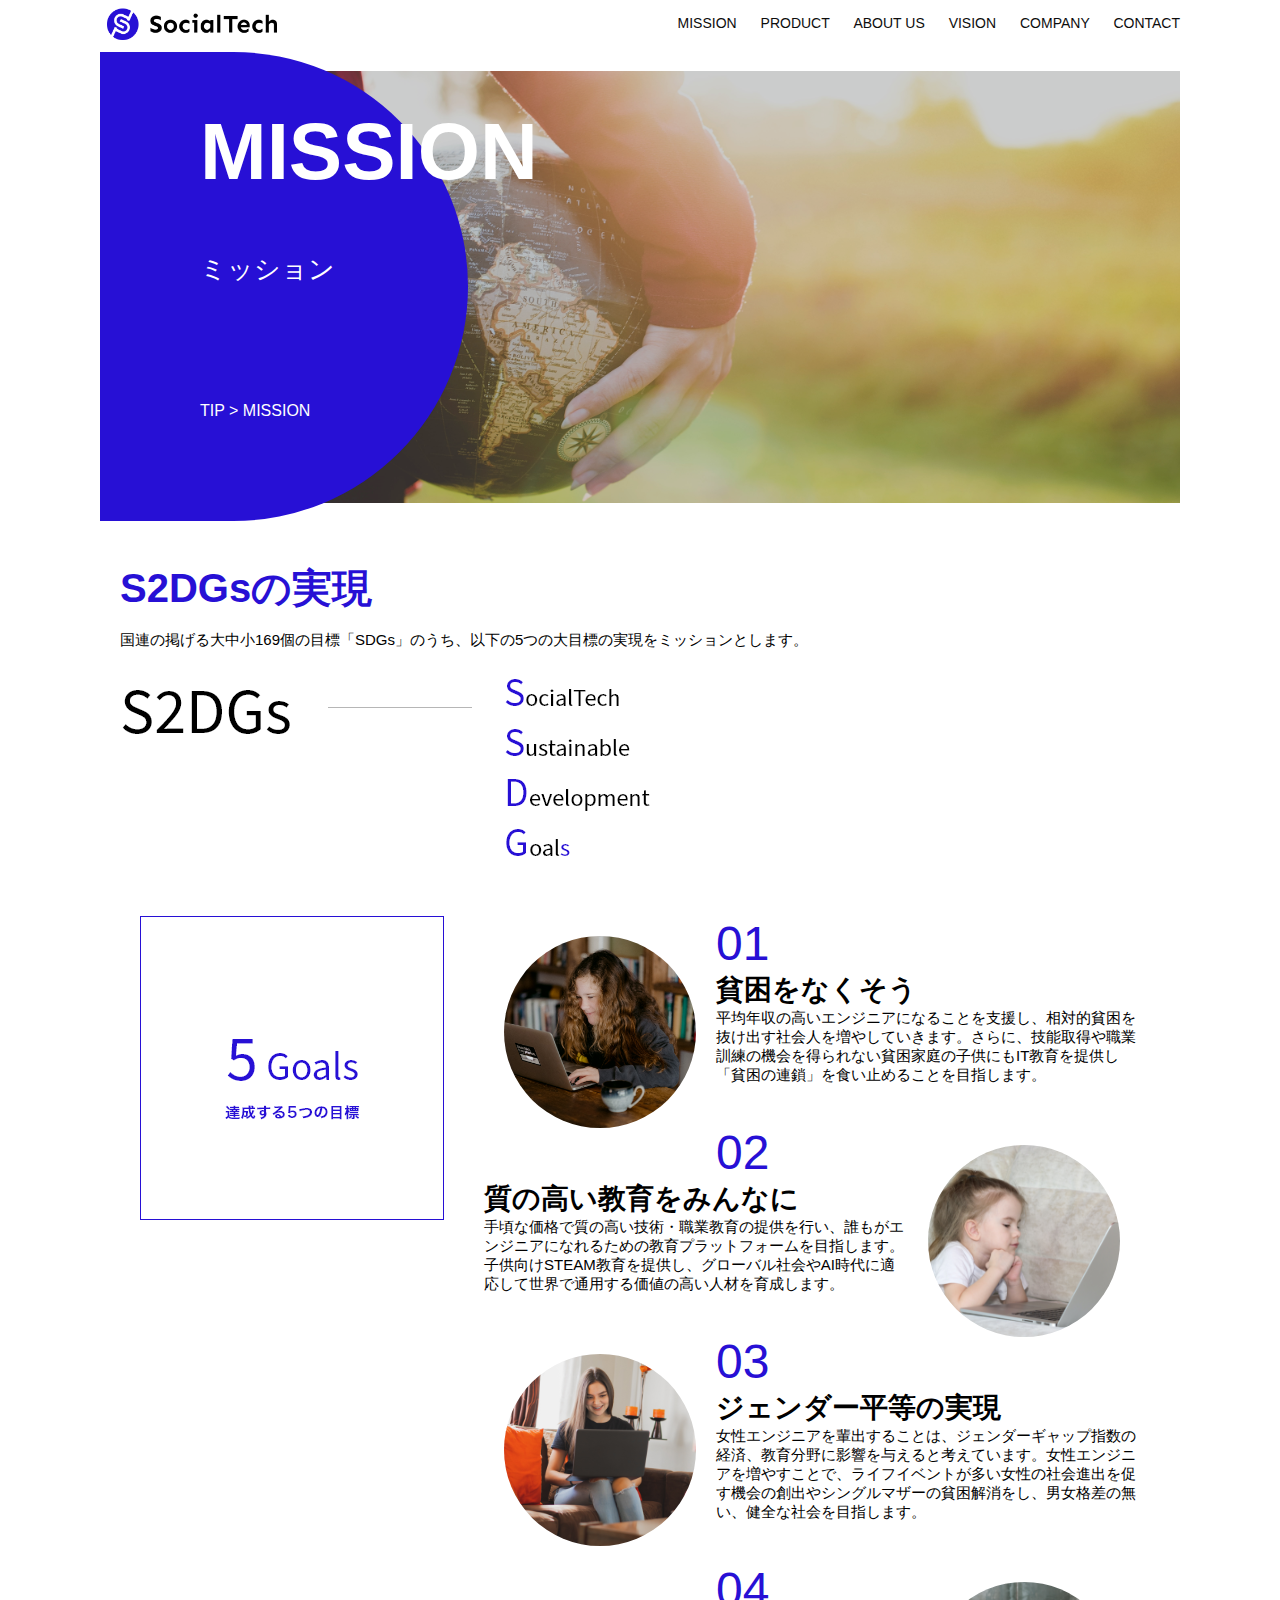
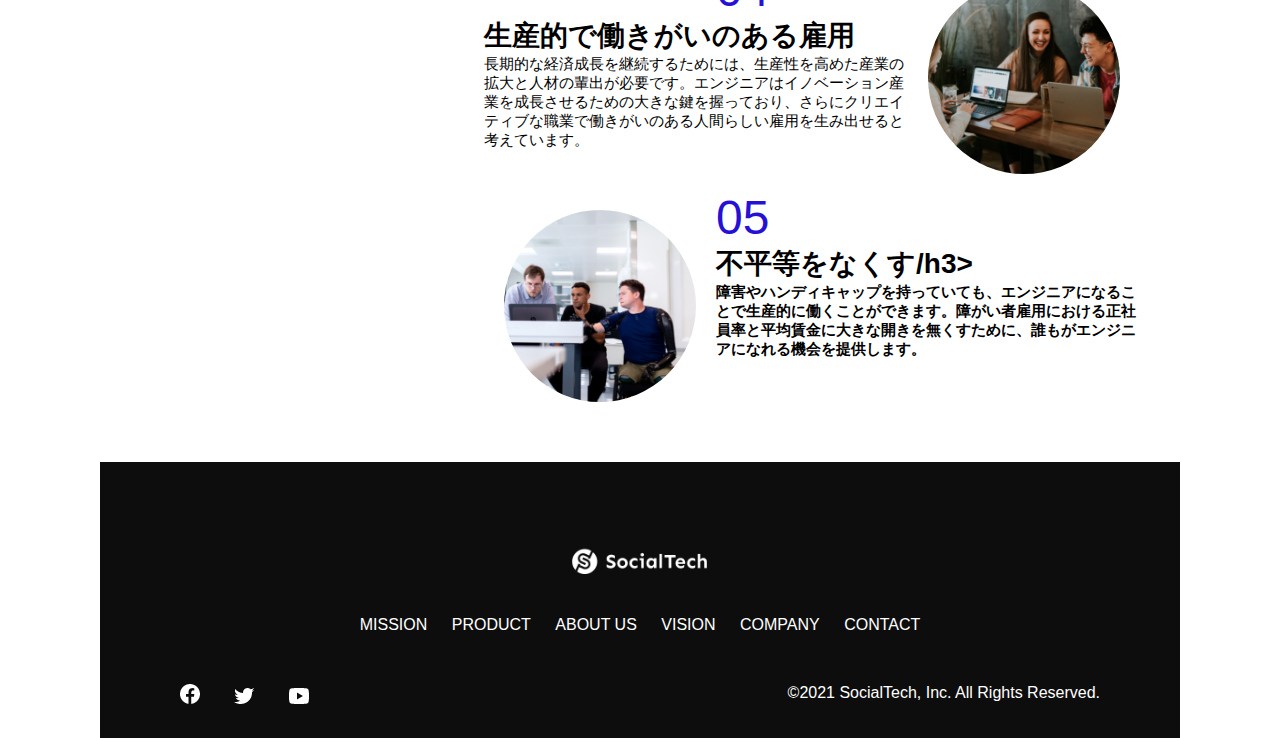
<file: mission.html>
<!DOCTYPE html>
<html lang="ja">
  <head>
    <title>SocialTech - MISSON ミッション -</title>
    <meta charset="UTF-8">
    <meta name="description" content="SocialTechが目指す5つの目標(S2DGs)を紹介します">
    <meta name="viewport" content="=width=device-width,initial-scale-1.0">
    <link rel="stylesheet" href="style.css">
  </head>
  <body>
    <!-- ヘッダー -->
    <header>
      <!-- ロゴ -->
      <a href="index.html" id="logo"><img src="images/logo.png" alt="トップページに戻る"></a>

      <!-- PC用ナビゲーション -->
      <nav id="nav-pc">
        <a href="mission.html">MISSION</a>
        <a href="product.html">PRODUCT</a>
        <a href="index.html#aboutus">ABOUT US</a>
        <a href="index.html#vision">VISION</a>
        <a href="index.html#company">COMPANY</a>
        <a href="index.html#contact">CONTACT</a>
      </nav>

      <!-- スマホ用メニューボタン -->
      <img id="menu-sp" src="images/button-menu.png" alt="ナビゲーションを開く" onclick="document.getElementById('nav-sp').style.display ='none'">

      <!-- スマホ用ナビゲーション -->
      <nav id="nav-sp">
        <img id="close" src="images/button-close.png" at="ナビゲーションを閉じる" onclick="document.getElementById('nav-sp').style.display='none'">
        <a id="logo-sp" href="index.html" onclick="document.getElementById('nav-sp').style.display='none'"><img
         src="images/logo-sp.png" alt="トップページに戻る"></a>
        <a class="menu" href="mission.html" onclick="document.getElementById('nav-sp').style.display='none'">MISSION</a>
        <a class="menu" href="product.html" onclick="document.getElementById('nav-sp').style.display='none'">PRODUCT</a>
        <a class="menu" href="index.html#aboutus" onclick="document.getElementById('nav-sp').style.display='none'">ABOUT US</a>
        <a class="menu" href="index.html#vision" onclick="document.getElementById('nav-sp').style.display='none'">VISION</a>
        <a class="menu" href="index.html#company" onclick="document.getElementById('nav-sp').style.display='none'">COMPANY</a>
        <a class="menu" href="index.html#contact" onclick="document.getElementById('nav-sp').style.display='none'">CONTACT</a>
        <div id="sns">
         <a href="https://www.facebook.com/sejuku2013"><img src="images/button-facebook.png" alt="Facebookのリンク"></a>
         <a href="https://twitter.com/samuraijuku"><img src="images/button-twitter.png" alt="Twitterのリンク"></a>
         <a href="https://www.youtube.com/channel/UCCFOQO5aDK0xXam4cUQXT8g"><img src="images/button-youtube.png" alt="YouTubeのリンク"></a>
        </div>
      </nav>
    </header>
    <main>
      <article>
        <section id="mission-main">
          <div id="mission-title">
            <h1>MISSION</h1>
            <span>ミッション</span>
            <div>TIP > MISSION</div>
          </div>
        </section>
        <section id="mission-s2dgs">
          <h2 class="mission-h2">S2DGsの実現</h2>
          <p>国連の掲げる大中小169個の目標「SDGs」のうち、以下の5つの大目標の実現をミッションとします。</p>
          <img src="images/mission/mission-s2dgs.png" alt="S2DGs">
        </section>
        <section id="mission-5goals">
          <div>
            <img id="s2dgs-image" src="images/mission/mission-5goals.png" alt="5Goals">
          </div>
          <div>
            <div>
              <img class="fivegoals-image-left" src="images/mission/mission-5goals01.png" alt="PCを操作する女の子">
              <span class="fivegoals-number">01</span>
              <h3 class="fivegoals-h3">貧困をなくそう</h3>
              <p class="fivegoals-p">
                平均年収の高いエンジニアになることを支援し、相対的貧困を抜け出す社会人を増やしていきます。さらに、技能取得や職業訓練の機会を得られない貧困家庭の子供にもIT教育を提供し「貧困の連鎖」を食い止めることを目指します。
              </p>
            </div>

            <div>
              <img class="fivegoals-image-right" src="images/mission/mission-5goals02.png" alt="PCを見つめる小さい女の子">
              <span class="fivegoals-number">02</span>
              <h3 class="fivegoals-h3">質の高い教育をみんなに</h3>
              <p class="fivegoals-p">
                手頃な価格で質の高い技術・職業教育の提供を行い、誰もがエンジニアになれるための教育プラットフォームを目指します。子供向けSTEAM教育を提供し、グローバル社会やAI時代に適応して世界で通用する価値の高い人材を育成します。
                </p>
            </div>
            
            <div>
              <img class="fivegoals-image-left" src="images/mission/mission-5goals03.png" alt="PCを操作する女性">
              <span class="fivegoals-number">03</span>
              <h3 class="fivegoals-h3">ジェンダー平等の実現</h3>
              <p class="fivegoals-p">
                女性エンジニアを輩出することは、ジェンダーギャップ指数の経済、教育分野に影響を与えると考えています。女性エンジニアを増やすことで、ライフイベントが多い女性の社会進出を促す機会の創出やシングルマザーの貧困解消をし、男女格差の無い、健全な社会を目指します。
              </p>
            </div>

            <div>
              <img class="fivegoals-image-right" src="images/mission/mission-5goals04.png" alt="笑顔で話し合う3人の男女">
              <span class="fivegoals-number">04</span>
              <h3 class="fivegoals-h3">生産的で働きがいのある雇用</h3>
              <p class="fivegoals-p">
                長期的な経済成長を継続するためには、生産性を高めた産業の拡大と人材の輩出が必要です。エンジニアはイノベーション産業を成長させるための大きな鍵を握っており、さらにクリエイティブな職業で働きがいのある人間らしい雇用を生み出せると考えています。
              </p>
            </div>

            <div>
              <img class="fivegoals-image-left" src="images/mission/mission-5goals05.png" alt="障害を持つ男性が生き生きと働く様子">
              <span class="fivegoals-number">05</span>
              <h3 class="fivegoals-h3">不平等をなくす/h3>
              <p class="fivegoals-p">
                障害やハンディキャップを持っていても、エンジニアになることで生産的に働くことができます。障がい者雇用における正社員率と平均賃金に大きな開きを無くすために、誰もがエンジニアになれる機会を提供します。
              </p>
              </p>
            </div>

          </div>

        </section>
      </article>
      <footer>
        <div id="footer-logo">
          <img src="images/logo-sp.png" alt="SocialTech">
        </div>
        <div id="footer-link">
          <a href="mission.html">MISSION</a>
          <a href="product.html">PRODUCT</a>
          <a href="index.html#aboutus">ABOUT US</a>
          <a href="index.html#vision">VISION</a>
          <a href="index.html#company">COMPANY</a>
          <a href="index.html#contact">CONTACT</a>
        </div>
        <div id="sns-footer">
          <a herf="https://www.facebook.com/sejuku2013"><img src="images/button-facebook.png" alt="Facebookのリンク"></a>
          <a href="https://twitter.com/samuraijuku"><img src="images/button-twitter.png" alt="Twitterのリンク"></a>
          <a href="https://www.youtube.com/channel/UCCFOQO5aDK0xXam4cUQXT8g"><img src="images/button-youtube.png" alt="YouTubeのリンク"></a>
          <span id="copyright">&copy;2021 SocialTech, Inc. All Rights Reserved. </span>
        </div>
      </footer>
    </main>
  </body>
</html>
</file>
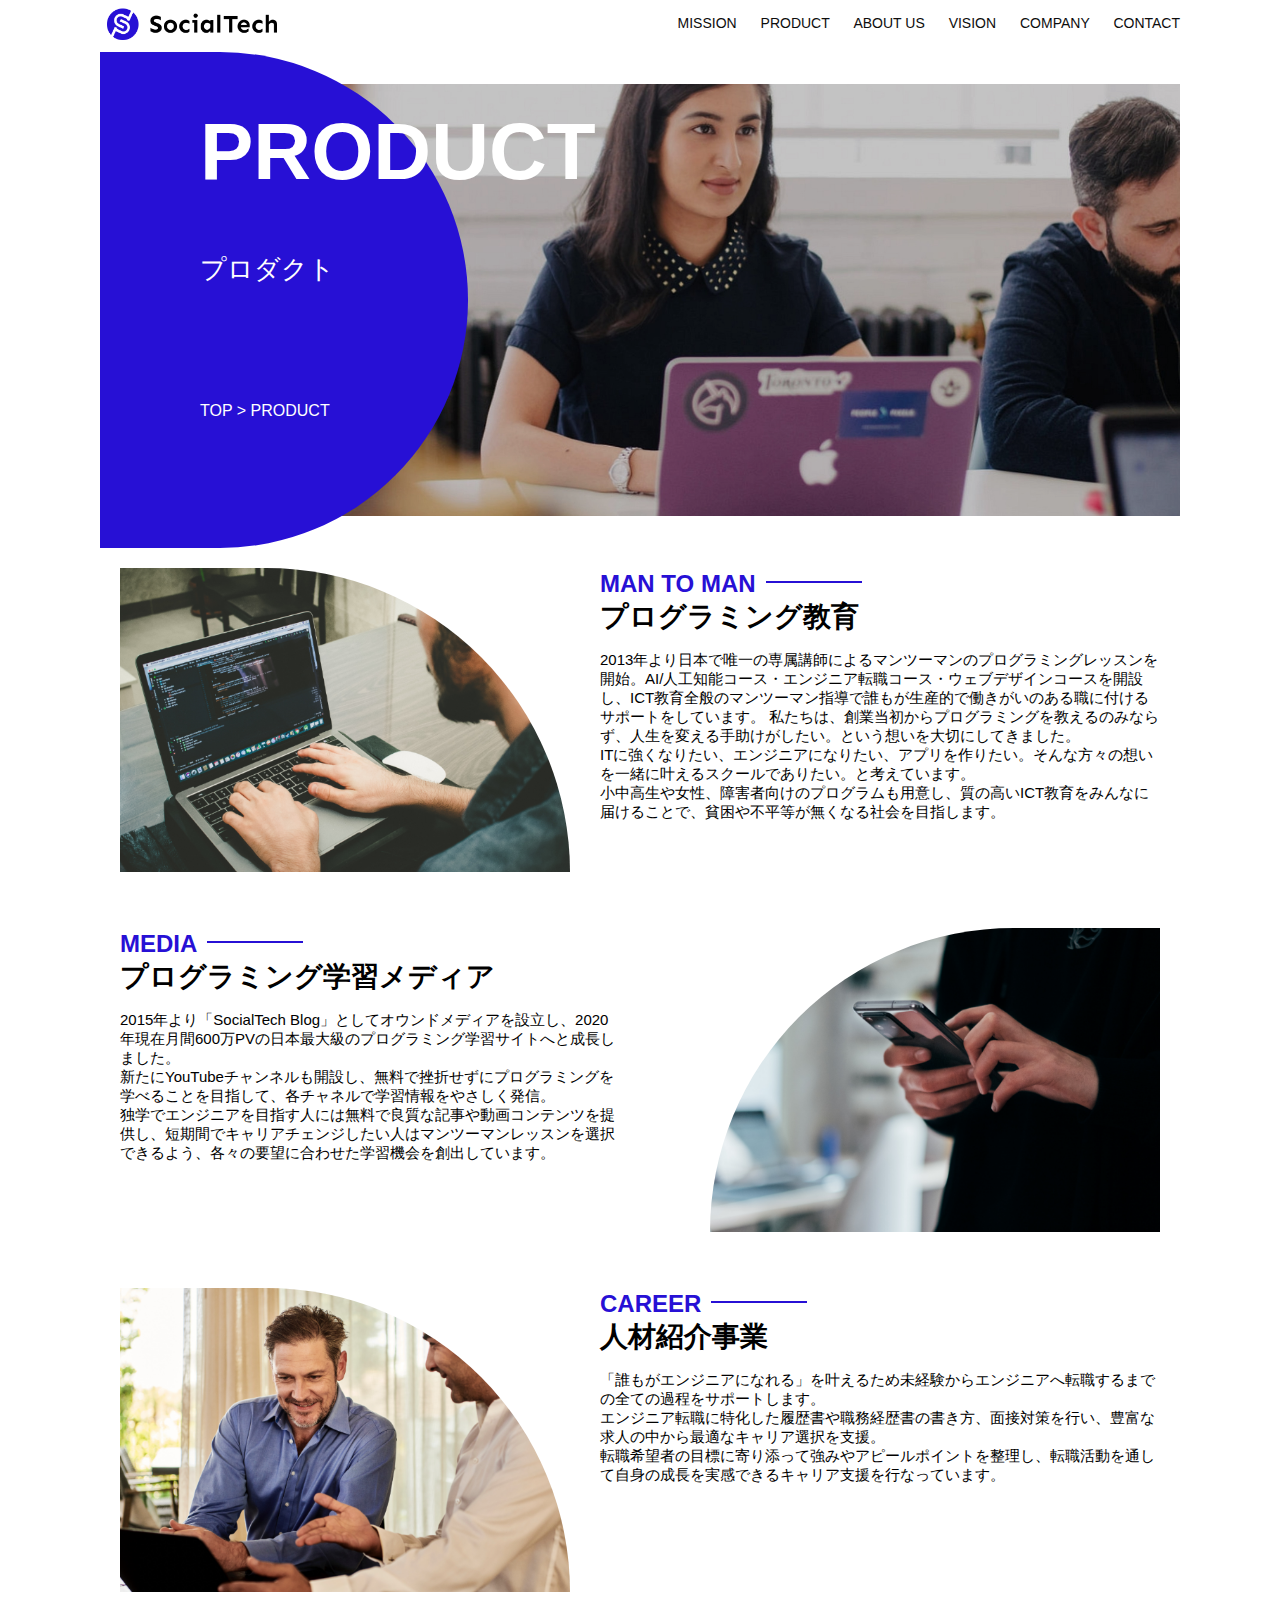
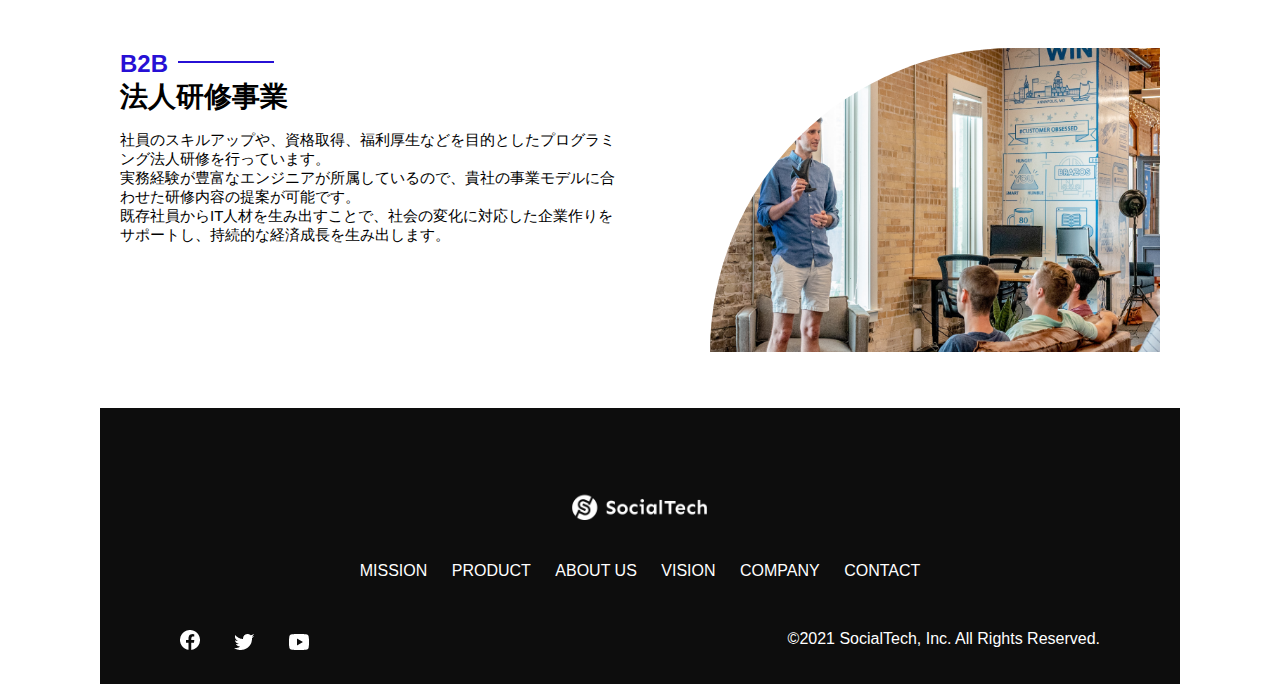
<file: product.html>
<!DOCTYPE html>
<html lang="ja">
  <head>
    <title>SocialTech -PRODUCT プロダクト-</title>
    <meta charset="UTF-8">
    <meta name="description" content="SocialTechの4つのプロダクトを紹介します">
    <meta name="viewport" content="width=device-width, initial-scale=1.0">
    <link rel="stylesheet" href="style.css">
  </head>

  <body>
    <!-- ヘッダー -->
    <header>
      <!-- ロゴ -->
      <a href="index.html" id="logo"><img src="images/logo.png" alt="トップページに戻る"></a>

      <!-- PC用 -->
      <nav id="nav-pc">
        <a href="mission.html">MISSION</a>
        <a href="product.html">PRODUCT</a>
        <a href="index.html#aboutus">ABOUT US</a>
        <a href="index.html#vision">VISION</a>
        <a href="index.html#company">COMPANY</a>
        <a href="index.html#contact">CONTACT</a>
      </nav>

      <!-- スマホ用メニューボタン -->
      <img id="menu-sp" src="images/button-menu.png" alt="ナビゲーションを開く" onclick="document.getElementById('nav-sp').style.display = 'block'">

      <!-- スマホ用ナビゲーション -->
      <nav id="nav-sp">
        <img id="close" src="images/button-close.png" at="ナビゲーションを閉じる" onclick="document.getElementById('nav-sp').style.display='none'">
        <a id="logo-sp" href="index.html" onclick="document.getElementById('nav-sp').style.display='none'"><img
         src="images/logo-sp.png" alt="トップページに戻る"></a>
        <a class="menu" href="mission.html" onclick="document.getElementById('nav-sp').style.display='none'">MISSION</a>
        <a class="menu" href="product.html" onclick="document.getElementById('nav-sp').style.display='none'">PRODUCT</a>
        <a class="menu" href="index.html#aboutus" onclick="document.getElementById('nav-sp').style.display='none'">ABOUT US</a>
        <a class="menu" href="index.html#vision" onclick="document.getElementById('nav-sp').style.display='none'">VISION</a>
        <a class="menu" href="index.html#company" onclick="document.getElementById('nav-sp').style.display='none'">COMPANY</a>
        <a class="menu" href="index.html#contact" onclick="document.getElementById('nav-sp').style.display='none'">CONTACT</a>
        <div id="sns">
         <a href="https://www.facebook.com/sejuku2013"><img src="images/button-facebook.png" alt="Facebookのリンク"></a>
         <a href="https://twitter.com/samuraijuku"><img src="images/button-twitter.png" alt="Twitterのリンク"></a>
         <a href="https://www.youtube.com/channel/UCCFOQO5aDK0xXam4cUQXT8g"><img src="images/button-youtube.png" alt="YouTubeのリンク"></a>
        </div>
      </nav>
    </header>
    <main>
      <article>
        <section id="product-main">
          <div id="product-title">
            <h1>PRODUCT</h1>
            <span>プロダクト</span>
            <div>TOP > PRODUCT</div>
          </div>
        </section>
        <section class="product-section1">
          <img src="images/product/product-mantoman.png" alt="PCでコードを書く男性">
          <div>
            <h2 class="product-h2">MAN TO MAN</h2>
            <h3 class="product-h3">プログラミング教育</h3>
            <p>
              2013年より日本で唯一の専属講師によるマンツーマンのプログラミングレッスンを開始。AI/人工知能コース・エンジニア転職コース・ウェブデザインコースを開設し、ICT教育全般のマンツーマン指導で誰もが生産的で働きがいのある職に付けるサポートをしています。
             私たちは、創業当初からプログラミングを教えるのみならず、人生を変える手助けがしたい。という想いを大切にしてきました。<br>ITに強くなりたい、エンジニアになりたい、アプリを作りたい。そんな方々の想いを一緒に叶えるスクールでありたい。と考えています。<br>小中高生や女性、障害者向けのプログラムも用意し、質の高いICT教育をみんなに届けることで、貧困や不平等が無くなる社会を目指します。
            </p>
          </div>
        </section>
        <section class="product-section2">
          <div>
            <h2 class="product-h2">MEDIA</h2>
            <h3 class="product-h3">プログラミング学習メディア</h3>
            <p>2015年より「SocialTech
              Blog」としてオウンドメディアを設立し、2020年現在月間600万PVの日本最大級のプログラミング学習サイトへと成長しました。<br>新たにYouTubeチャンネルも開設し、無料で挫折せずにプログラミングを学べることを目指して、各チャネルで学習情報をやさしく発信。<br>独学でエンジニアを目指す人には無料で良質な記事や動画コンテンツを提供し、短期間でキャリアチェンジしたい人はマンツーマンレッスンを選択できるよう、各々の要望に合わせた学習機会を創出しています。
            </p>
          </div>
          <img src="images/product/product-media.png" alt="スマートフォンを操作する人">
        </section>
        <section class="product-section1">
          <img src="images/product/product-career.png" alt="笑顔で話し合う二人">
          <div>
            <h2 class="product-h2">CAREER</h2>
            <h3 class="product-h3">人材紹介事業</h3>
            <p>
              「誰もがエンジニアになれる」を叶えるため未経験からエンジニアへ転職するまでの全ての過程をサポートします。<br>エンジニア転職に特化した履歴書や職務経歴書の書き方、面接対策を行い、豊富な求人の中から最適なキャリア選択を支援。<br>転職希望者の目標に寄り添って強みやアピールポイントを整理し、転職活動を通して自身の成長を実感できるキャリア支援を行なっています。<br>
            </p>
          </div>
        </section>
        <section class="product-section2">
          <div>
            <h2 class="product-h2">B2B</h2>
            <h3 class="product-h3">法人研修事業</h3>
            <p>
              社員のスキルアップや、資格取得、福利厚生などを目的としたプログラミング法人研修を行っています。<br>実務経験が豊富なエンジニアが所属しているので、貴社の事業モデルに合わせた研修内容の提案が可能です。<br>既存社員からIT人材を生み出すことで、社会の変化に対応した企業作りをサポートし、持続的な経済成長を生み出します。
            </p>
          </div>
          <img src="images/product/product-b2b.png" alt="講演中の男性とそれを聞く人々">
        </section>
      </article>
      <footer>
        <div id="footer-logo">
          <img src="images/logo-sp.png" alt="SocialTech">
        </div>
        <div id="footer-link">
          <a href="mission.html">MISSION</a>
          <a href="product.html">PRODUCT</a>
          <a href="index.html#aboutus">ABOUT US</a>
          <a href="index.html#vision">VISION</a>
          <a href="index.html#company">COMPANY</a>
          <a href="index.html#contact">CONTACT</a>
        </div>
        <div id="sns-footer">
          <a herf="https://www.facebook.com/sejuku2013"><img src="images/button-facebook.png" alt="Facebookのリンク"></a>
          <a href="https://twitter.com/samuraijuku"><img src="images/button-twitter.png" alt="Twitterのリンク"></a>
          <a href="https://www.youtube.com/channel/UCCFOQO5aDK0xXam4cUQXT8g"><img src="images/button-youtube.png" alt="YouTubeのリンク"></a>
          <span id="copyright">&copy;2021 SocialTech, Inc. All Rights Reserved. </span>
        </div>
      </footer>
    </main>
  </body>
</html>
</file>
<file: style.css>
/* PC,スマホ共通スタイル */
body {
  font-family: "Sorce Sans Pro", "Hiragino Kaku Gothic ProN", Meiryo,Arial,sans-serif;
}

p {
  font-size: 15px;
}

/* =======
PC用スタイル 
=======*/
@media screen and (min-width: 768px) {
  /* PC用カルーセル */
  .carousel {
    width: 885px;
    margin-left: 20px;
  }

  .carouselImg {
    width: 885px;
  }


 /* 横幅 */
  body {
    max-width: 1080px;
    min-width: 960px;
    margin: 0 auto 0 auto;
  }

  /* ヘッダー */
  header {
    display: flex;
    justify-content: space-between;
  }

  /* ナビゲーションのレイアウト */
  #nav-pc {
    text-align: right;
    font-size: 14px;
    padding-top: 15px;
  }

  #nav-pc > a {
    text-decoration: none;
    margin-left: 20px;
  }
  #nav-pc > a:link {
    color: #0d0d0d;
  }
  #nav-pc > a:visited{
    color: #0d0d0d;
  }
  #nav-pc > a:hover {
    color: #0d0d0d;
    text-decoration: underline;
  }
  #nav-pc > a:active{
    color: #0d0d0d;
  }

  /* スマホ用ナビ非表示 */
  #nav-sp,
  #menu-sp {
    display: none;
  }

  /* メインビジュアル */
  #main-visual {
    position: relative;
    height: 400px;
  }
  #main-message {
    position: absolute;
    top: 0;
    left: 0;
    background-color: #2710d5;
    color: #ffffff;
    border-radius: 0px 0px 476px 0px;
    max-width: 620px;
    width: 100%;
    height: 100%;
    z-index: 11;
  }

  #main-message > h1 {
    font-size: 60px;
    font-weight: bold;
    margin: 100px 0 0 50px;
  }
  #main-message > p {
    font-size: 28px;
    margin: 0 0 0 50px;
  }
  #main-visual > img {
    max-width: 620px;
    border-radius: 476px 0 0 0;
    position: absolute;
    top: 0;
    right: 0;
    z-index: 10;
  }

  /* 見出し */
  h2 {
    margin: 40px 0 0 0;
  }
  h2::after {
    content: url("images/line.png");
    margin-left: 10px;
  }
  h3 {
    font-size: 27px;
  }

  /* ミッション */
  #mission {
    margin: 80px auto 80px auto;
    width: 100%;
  }
  #mission-flex {
    width: 100%;
    display: flex;
  }
  #mission-flex > div {
    width: 50%;
    margin: 20px;
  }
  #mission-photo {
    width: 100%;
  }
  #s2dgs {
    margin-top: 50px;
  }

  /* プロダクト */
  #product {
    background-color: #fafafa;
    width: 100%;
    margin: 80px 0 80px 0;
    padding: 10px 40px 0 40px;
  }

  /* 外枠 */
  #product > div {
    margin-top: 40px;
    display: flex;
  }

  /* 左のカラム */
  #product-left {
    width: 50%;
    margin-right: 20px;
  }

  /* 右のカラム */
  #product-right {
    width: 50%;
    margin-left: 20px;
    margin-top: 80px;
  }
  #product-left >div {
    position: relative;
    height: 480px;
    margin-right: 20px;
  }

  #product-right > div {
    position: relative;
    height: 480px;
    margin-left: 20px;
  }

  /* 画像 */
  .product-photo {
    width: 100%;
  }

  /* 見出し、説明文 */
  .product-explain {
    background-color: #ffffff;
    position: absolute;
    left:0;
    top: 280px;
    margin: 0 40px 0 40px;
    padding: 20px;
    box-shadow: 5px 5px 10px 5px rgba(0, 0, 0, 0.05);
  }
  .product-explain >span {
    color: #2710d5;
    font-weight: bold;
    font-size: 16px;
    margin: 0;
  }
  .product-explain > h3 {
    font-size: 20px;
    margin: 5px 0 5px 0;
  }
  .product-explain > p {
    font-size: 14px;
    margin: 0;
  }
  #product-more {
    margin: 0 auto -42px auto;
  }

  /* ABOUT US */
  #aboutus {
    margin: 80px auto 80px auto;
  }
  #aboutus > div {
    display: flex;
  }
  .culture-img{
    width: 100%;
    align-self: flex-start;
  }
  .culture-img2 {
    margin-top: 50px;
    width: 100%;
  }

  /* 表 */
  .culture-table {
    max-width: 500px;
    margin-right: 50px;
  }
  .culture-num {
    font-size: 80px;
    color: #2710d5;
    margin: 0 20px 0 0;
  }
  .culture-en {
    color: #2710d5;
    font-weight: bold;
    font-size: 24px;
    display: block;
  }
  .culture-jp {
    font-size: 28px;
    font-weight: bold;
  }
  .culture-description {
    margin: 0;
  }

  /* VISION */
  #vision {
    margin: 80px auto 80px auto;
  }
  #vision > div {
    width: 100%;
    display: flex;
    justify-content: space-between;
    flex-wrap: wrap;
  }
  .vision-box {
    width: 300px;
    height: 300px;
    margin-bottom: 30px;
    position: relative;
  }

  /* 行動指針 */
  .vision-box > img {
    width: 100%;
    height: auto;
    position: absolute;
    top: 0;
    left: 0;
    z-index: 30;
  }
  .vision-box > span {
    position: absolute;
    top: 0;
    left: 0;
    z-index: 31;
    margin-right: 20px;
  }
  .vision-box > span >h4 {
    color: #2710d5;
    font-size: 19px;
    margin: 80px 0 0 0;
  }
  .vision-box > span >h4::first-letter{
    font-size: 40px;
  }

  .vision-box > span > h5 {
    font-size: 20px;
    margin: 0;
  }
  .vision-box >span > p {
    margin: 10px 0 0 0;
  }

  /* COMPANY */
  #company {
    margin: 80px auto;
  }
  /* table */
  #company-table {
    width: 100%;
  }
  .tableheader {
    text-align: left;
    padding: 20px;
    border-bottom: solid 1px #2710d5;
    width: 100px;
  }
  .tableheader-first {
    text-align: left;
    padding: 20px;
    border-bottom: solid 1px #2710d5;
    border-top: solid 1px #2710d5;

  }

  .cell {
    padding: 30px;
    border-bottom: solid 1px #ececec;
  }

  .cell-first {
    padding: 30px;
    border-bottom: solid 1px #ececec;
    border-top: solid 1px #ececec;
  }

  /* Map */
  #company > iframe {
    width: 100%;
    height: 368px;
    margin-top: 40px;
  }

  /* フォーム */
  #contact {
    margin: 80px auto;
  }

  #contact >form > div {
    display: flex;
    flex-direction: row;
    flex-wrap: wrap;
    padding-bottom: 30px;
  }

  .contact-heading {
    width: 240px;
    align-self: center;
  }
  .contact-label {
    font-weight: bold;
  }
  .contact-span {
    color: #ce2222;
    margin-left: 20px;
    font-weight: bold;
  }
  .contact-textbox {
    border: 0;
    border-bottom: solid 1px #707070;
    background-color: #fafafa;
    width: 400px;
    height: 56px;
  }
  .contact-textarea {
    border: 0;
    border-bottom: solid 1px #707070;
    background-color: #fafafa;
    width: 400px;
    height: 200px;
  }

  details {
    width: 700px;
  }
  details > div {
    background-color:  #fafafa;
    padding: 20px;
  }
  details > div > span {
    font-weight: bold;
  }

  /* フッター */
  footer {
    background-color: #0d0d0d;
    text-align: center;
    padding: 80px 80px 30px 80px;
  }

  #footer-logo {
    margin-bottom: 30px;
  }

  #footer-link {
    margin-bottom: 50px;
  }
  #footer-link > a {
    text-decoration: none;
    margin: 10px;
  }
  #footer-link > a:link {
    color: #ffffff;
  }
  #footer-link > a:visited {
    color: #ffffff;
  }
  #footer-link > a:hover {
    color: #ffffff;
    text-decoration: underline;
  }
  #footer-link > a:active {
    color: #ffffff;
  }
  #sns-footer {
    text-align: left;
    width: 100%;
  }
  #sns-footer > a {
    margin-right: 30px;
  }
  #copyright {
    color: #ffffff;
    float: right;
  }

    /* mission.html用スタイル */
    /* ミッションのメイン */
    #mission-main {
      height: 469px;
      width: 100%;
      background-image: url('images/mission/mission-main.png');
      background-repeat: no-repeat;
      background-position-y: center;
    }
  
    #mission-title {
      background-color: #2710d5;
      width: 368px;
      color: #ffffff;
      height: 469px;
      border-radius: 0 248px 248px 0;
      position: relative;
    }
  
    #mission-title > h1 {
      position: absolute;
      top: 0;
      left: 100px;
      font-size: 80px;
    }
  
    #mission-title > span {
      position: absolute;
      top: 200px;
      left: 100px;
      font-size: 26px;
    }
  
    #mission-title > div {
      position: absolute;
      top: 350px;
      left: 100px;
      font-size: 16px;
    }

    #mission-s2dgs {
      width: 100%;
      margin: 20px;
    }

    .mission-h2 {
      color: #2710d5;
      font-size: 40px;
    }

    .mission-h2::after {
      content: none;
    }

    #mission-5goals {
      margin: 20px;
      display: flex;
    }

    #mission-5goals > div {
      flex-grow: 1;
      padding: 20px;
    }

    #mission-5goals > div > div {
      margin: 0 0 40px 0;
    }

    .fivegoals-image-right {
      float: right;
      margin: 20px;
    }

    .fivegoals-image-left {
      float: left;
      margin: 20px;
    }

    .fivegoals-number {
      color: #2710d5;
      font-size: 48px;
      margin: 0;
    }

    .fivegoals-h3 {
      font-size: 28px;
      margin: 0;
    }

    .fivegoals-p {
      margin: 0;
    }


    /*=====
     product用 
    =====*/
    #product-main {
      height: 496px;
      width: 100%;
      background-image: url('images/product/product-main.png');
      background-repeat: no-repeat;
      background-position-y: center;
    }

    #product-title {
      background-color: #2710d5;
      width: 368px;
      color: #ffffff;
      height: 496px;
      border-radius: 0 248px 248px 0;
      position: relative;
    }

    #product-title > h1 {
      position: absolute;
      top: 0;
      left: 100px;
      font-size: 80px;
    }

    #product-title > span {
      position: absolute;
      top: 200px;
      left: 100px;
      font-size: 26px;
    }

    #product-title > div {
      position: absolute;
      top: 350px;
      left: 100px;
      font-size: 16px;
    }

    .product-section1 {
      position: relative;
      margin: 20px;
      height: 340px;
    }

    .product-section1 > img {
      position: absolute;
      top: 0;
      left: 0;
      width: 450px;
      margin: 0 40px 30px 0;
      border-radius: 0 432px 0 0 ;
    }

    .product-section1 > div {
      position: absolute;
      top: 0;
      left: 480px;
    }

    .product-section2 {
      position: relative;
      margin: 20px;
      height: 340px;
    }

    .product-section2 > img {
      position: absolute;
      top: 0;
      right: 0;
      width: 450px;
      margin: 0 0 30p 40px;
      border-radius: 432px 0 0 0;
    }

    .product-section2 > div {
      width: 500px;
      position: absolute;
      top: 0;
      left: 0;
    }

    .product-h2 {
      color: #2710d5;
      font-size: 24px;
      margin: 0;
    }

    .product-h3 {
      font-size: 28px;
      margin: 0;
    }
}

/* ===========
    スマホ用
============= */
@media screen and (max-width: 767px) {
   /* スマホ用カルーセル */
   .carousel {
    width: 375px;
    margin:0 auto;
  }

  .carouselImg {
    width: 375px;
  }
  body{
    min-width: 375px;
    margin: 0;
  }

  /* PC用ナビ非表示 */
  #nav-pc {
    display: none;
  }

  /* ハンバーガーメニュー */
  #menu-sp {
    position: absolute;
    top: 0;
    right: 0;
  }

  /* スマホ用ナビゲーションの表示切り替え */
  /* 初期状態、レイアウトと非表示 */
  #nav-sp {
    background-color: #2710d5;
    position: absolute;
    top: 0;
    left: 0;
    width: 100%;
    height: 100%;
    display: none;
    z-index: 100;
  }

  /* ×ボタン */
  #close {
    position: absolute;
    top: 20px;
    right: 20px;
  }

  /* ナビメニュー用ロゴ */
  #logo-sp {
    margin: 80px 0 30px 20px;
  }

  /* ナビのリンクの装飾 */
  #nav-sp > a {
    display: block;
  }

  #nav-sp > a:link {
    color: #ffffff;
  }

  #nav-sp > a:visited {
    color: #ffffff;
  }

  #nav-sp > a:hover {
    color: #ffffff;
    text-decoration: underline;
  }

  #nav-sp > a:active {
    color: #ffffff;
  }

  #nav-sp > .menu {
    text-decoration: none;
    display: block;
    margin: 0 20px;
    height: 44px;
    font-size: 16px;
    background-image: url("images/arrow.png");
    background-repeat: no-repeat;
    background-position: right top;
  }

  #sns {
    position: absolute;
    bottom: 20px;
    left: 20px;
  }

  #sns > a {
    margin-right: 30px;
  }

  /* メインビジュアル */
  #main-visual {
    position: relative;
    height: 470px;
    width: 100%;
    overflow: hidden;
  }

  #main-visual > div {
    position: absolute;
    top: 0;
    left: 0;
    background-color: #2710d5;
    color: white;
    border-radius: 0 0 476px 0;
    text-align: center;
    height: 280px;
    width: 100%;
    z-index: 11;    
  }

  #main-visual > div > h1 {
    font-size: 28px;
    margin: 90px 0 0 0;
  }

  #main-visual > div > p {
    margin: 0;
  }

  #main-visual > img {
    width: 100%;
    border-radius: 476px 0 0 0;
    z-index: 10;
    position: absolute;
    bottom: 0;
    right: 0;
  }

  /* MISSIONセクション 見出し */
  h2::after {
    content: url("images/line.png");
    margin-left: 10px;
  }

  h3 {
    font-size: 24px;
    margin-top: 10px;
  }

  /* MISSION全体、画像 */
  #mission {
    margin: 20px;
  }

  #mission-photo,
  #s2dgs {
    width: 100%;
  }
  
  /* PRODUCTセクション */
  /* 全体 */
  #product {
    background-color: #fafafa;
    padding-top: 10px;
  }

  #product h2 {
    margin-left: 20px;
  }

  /* 外枠 */
  #product-left,
  #product-right {
    margin: 0 20px;
  }

  /* 見出し、説明文 */
  #product-left > div,
  #product-right >div {
    position: relative;
    height: 540px;
  }

  .product-explain {
    background-color: #ffffff;
    position: absolute;
    left: 0;
    bottom: 50px;
    padding: 20px;
    box-shadow: 5px 5px 10px rgba(0, 0, 0, 0.05);
  }

  .product-explain > span {
    color: #2710d5;
    font-weight: bold;
    font-size: 16px;
    margin: 0;
  }

  .product-explain > h3 {
    margin: 10px 0;
  }

  .product-photo {
    width: 100%;
  }

  #product-more > img {
    margin: 0 0 -42px 20px;
  }

  /* ABOUT USセクション */
  /* 全体、表、画像 */
  #aboutus {
    margin: 80px 20px;
  }

  #aboutus > div {
    display: flex;
    flex-direction: column;
  }

  .culture-table {
    width: 100%;
    padding-right: 20px;
    order: 2;
  }

  .culture-img {
    width: 100%;
    order: 1;
  }

  .culture-img2 {
    width: 100%;
  }

  .culture-num {
    font-size: 80px;
    color: #2710d5;
  }

  .culture-en {
    color: #2710d5;
    font-weight: bold;
    font-size: 24px;
    display: block;
  }
  .culture-jp {
    display: block;
  }
 
  .culture-description {
    margin: 0;
  }

  /* VISIONセクション */
  #vision {
    margin: 80px 20px;    
  }

  .vision-box {
    width: 300px;
    height: 300px;
    margin-bottom: 30px;
    position: relative;
  }

  .vision-box > img {
    width: 100%;
    height: auto;
    position: absolute;
    top: 0;
    left: 0;
    z-index: 30;
  }

  .vision-box > span {
    position: absolute;
    top: 0;
    left: 0;
    z-index: 31;
    margin-right: 20px;
  }

  .vision-box > span > h4 {
    color: #2710d5;
    font-size: 19px;
    margin: 60px 0 0 0;
  }

  .vision-box > span > h5 {
    font-size: 20px;
    margin: 0;
  }

  .vision-box > span > p {
    margin-top: 10px 0 0 0;
  }

  /* COMPANYセクション */
  #company {
    margin: 0 20px;
  }

  #company > h3 {
    margin: 0 0 20px 0;
  }

  #company > table {
    width: 100%;
  }

  .tableheader-first {
    text-align: left;
    padding: 20px; 
    border-bottom-color: #2710d5;
    border-bottom-width: 1px;
    border-bottom-style: solid;
    border-top-color: #2710d5;
    border-top-width: 1px;
    border-top-style: solid;
    width: 50px;
  }

  .tableheader {
    text-align: left;
    padding: 20px;
    border-bottom: solid 1px #2710d5;
    width: 50px;
  }

  .cell {
    padding: 20px;
    border-bottom: solid 1px #ececec;
  }

  .cell-first {
    padding: 20px;
    border-bottom: solid 1px #ececec;
    border-top: solid 1px #ececec;
  }

  #company > iframe {
    width: 100%;
    height: 240px;
    margin: 40px 0 0 0;
  }

  /* CONTACTセクション */
  #contact {
    margin: 80px 20px;
  }

  #contact > h3 {
    margin: 0 0 20px 0;
  }

  #contact > form >div {
    margin: 0 0 20px 0;
  }  

  .contact-heading {
    margin: 0 0 20px 0;
  }

  .contact-label {
    font-weight: bold;
  }

  .contact-span {
    color: #ce2222;
    margin: 0 0 0 20px;
    font-weight: bold;
  }

  .contact-textbox {
    height: 56px;
    border-top: 0;
    border-left: 0;
    border-right: 0;
    background-color: #fafafa;
    border-bottom: solid 1px #707070;
    min-width: 300px;
    width: 100%;
  }

  .contact-textarea {
    height: 150px;
    border-top: 0;
    border-left: 0;
    border-right: 0;
    background-color: #fafafa;
    width: 100%;
  }

  .radiobutton {
    margin: 0 0 20px 0;
  }

  .radiobutton + label::after {
    content: "\A";
    white-space: pre;
  }

  /* フッター */
  footer {
    background-color: #0d0d0d;
    padding: 30px 20px 50px 20px;
  }

  #footer-logo {
    margin: 0 0 30px 0;
  }

  #footer-link {
    margin: 0 0 50px 0;
  }

  #footer-link > a {
    text-decoration: none;
    margin: 0 20px 30px 0;
    display: block;
    background-image: url("images/arrow.png");
    background-repeat: no-repeat;
    background-position: right top;
  }

  #footer-link > a:link {
    color: #ffffff;
  }

  #footer-link > a:visited {
    color: #ffffff;
  }

  #footer-link > a:hover {
    color: #ffffff;
    text-decoration: underline;
  }

  #footer-link > a:active {
    color: #ffffff;
  }

  #sns-footer > a {
    margin: 0 30px 0 0 ;
  }

  #copyright {
    font-size: 12px;
    display: block;
    margin: 30px 0 0 0;
    color: #ffffff;
  }

  /* missionページ用 */
  #mission-main {
    height: 256px;
    width: 100%;
    background-image: url('images/mission/mission-main.png');
    background-repeat: no-repeat;
    background-position-y: center;
    background-size: auto 208px;
  }

  #mission-title {
    background-color: #2710d5;
    width: 136px;
    color: #ffffff;
    height: 256px;
    border-radius: 0 248px 248px 0;
    position: relative;
  }

  #mission-title > h1 {
    position: absolute;
    top: 0;
    left: 20px;
    font-size: 40px;
  }

  #mission-title >span {
    position: absolute;
    top: 110px;
    left: 20px;
    font-size: 18px;
  }

  #mission-title >div {
    position: absolute;
    top: 180px;
    left: 20px;
    font-size: 13px;
  }

  #mission-s2dgs {
    margin: 20px;
  }

  .mission-h2 {
    color: #2710d5;
    font-size: 38px;
    margin: 0px;
  }

  .mission-h2::after {
    content: none;
  }

  #mission-s2dgs > img {
    width: 100%;
  }

  #mission-5goals {
    margin: 20px;
  }

  #mission-5goals > div > div {
    margin: 0 0 40px 0;
  }

  #s2dgs-image {
    width: 100%;
  }

  .fivegoals-image-right {
    margin: 20px auto;
    display: block;
  }

  .fivegoals-image-left {
    margin: 20px auto;
    display: block;
  }

  .fivegoals-number {
    color: #2710d5;
    font-size: 48px;
    margin: 0;
  }

  .fivegoals-h3 {
    font-size: 28px;
    margin: 0;
  }

  .fivegoals-p {
    margin: 0;
  }

  /* productページ */
  #product-main {
    height: 256px;
    width: 100%;
    background-image: url('images/product/product-main.png');
    background-repeat: no-repeat;
    background-position-y: center;
    background-size: auto 208px;
  }

  #product-title {
    background-color: #2710d5;
    width: 136px;
    color: #ffffff;
    height: 256px;
    border-radius: 0 248px 248px 0;
    position: relative;
  }

  #product-title > h1 {
    position: absolute;
    top: 0;
    left: 20px;
    font-size: 40px;
  } 

  #product-title > span {
    position: absolute;
    top: 110px;
    left: 20px;
    font-size: 18px;
  }

  #product-title > div {
    position: absolute;
    top: 180px;
    left: 20px;
    font-size: 13px;
  }

  .product-section1 {
    margin: 20px;
  }

  .product-section1 > img {
    width: 100%;
    border-radius: 0 300px 0 0;
  }

  .product-section2 {
    margin: 20px;
    display: flex;
    flex-direction: column;
  }

  .product-section2 > img {
    order: 1;
    width: 100%;
    border-radius: 300px 0 0 0;
  }

  .product-section2 > div {
    order: 2;
  } 

  .product-h2 {
    color: #2710d5;
    font-size: 24px;
    margin: 0;
  }

  .product-h3 {
    font-size: 28px;
    margin: 0;
  }

}
</file>
